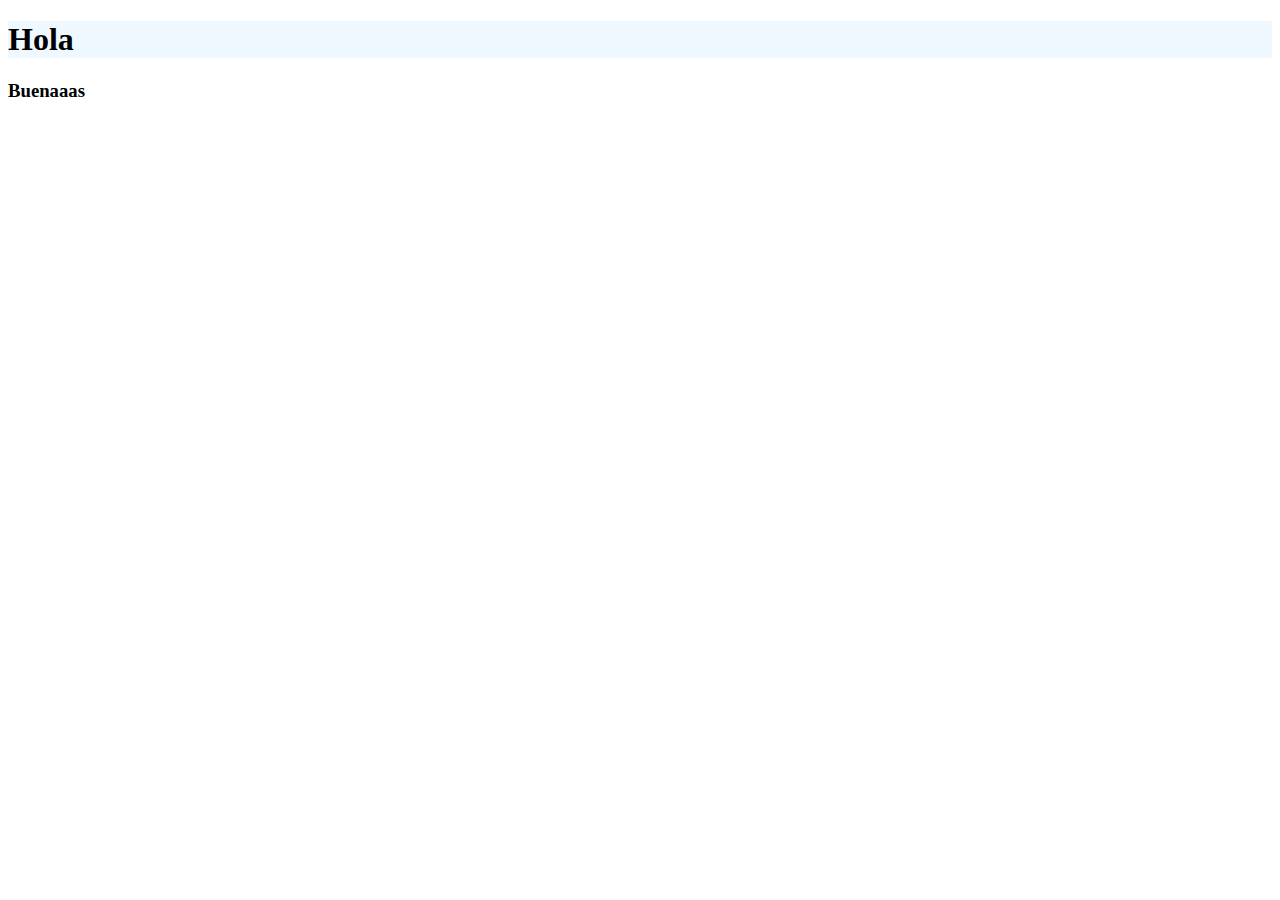
<file: index.html>
<!DOCTYPE html>
<html lang="en">
<head>
    <meta charset="UTF-8">
    <meta http-equiv="X-UA-Compatible" content="IE=edge">
    <meta name="viewport" content="width=device-width, initial-scale=1.0">
    <title>Prueba GIT</title>

    <link rel="stylesheet" href="./css/style.css">
</head>
<body>
    <h1>Hola</h1>
    <h3>Buenaaas</h3>
</body>
</html>
</file>
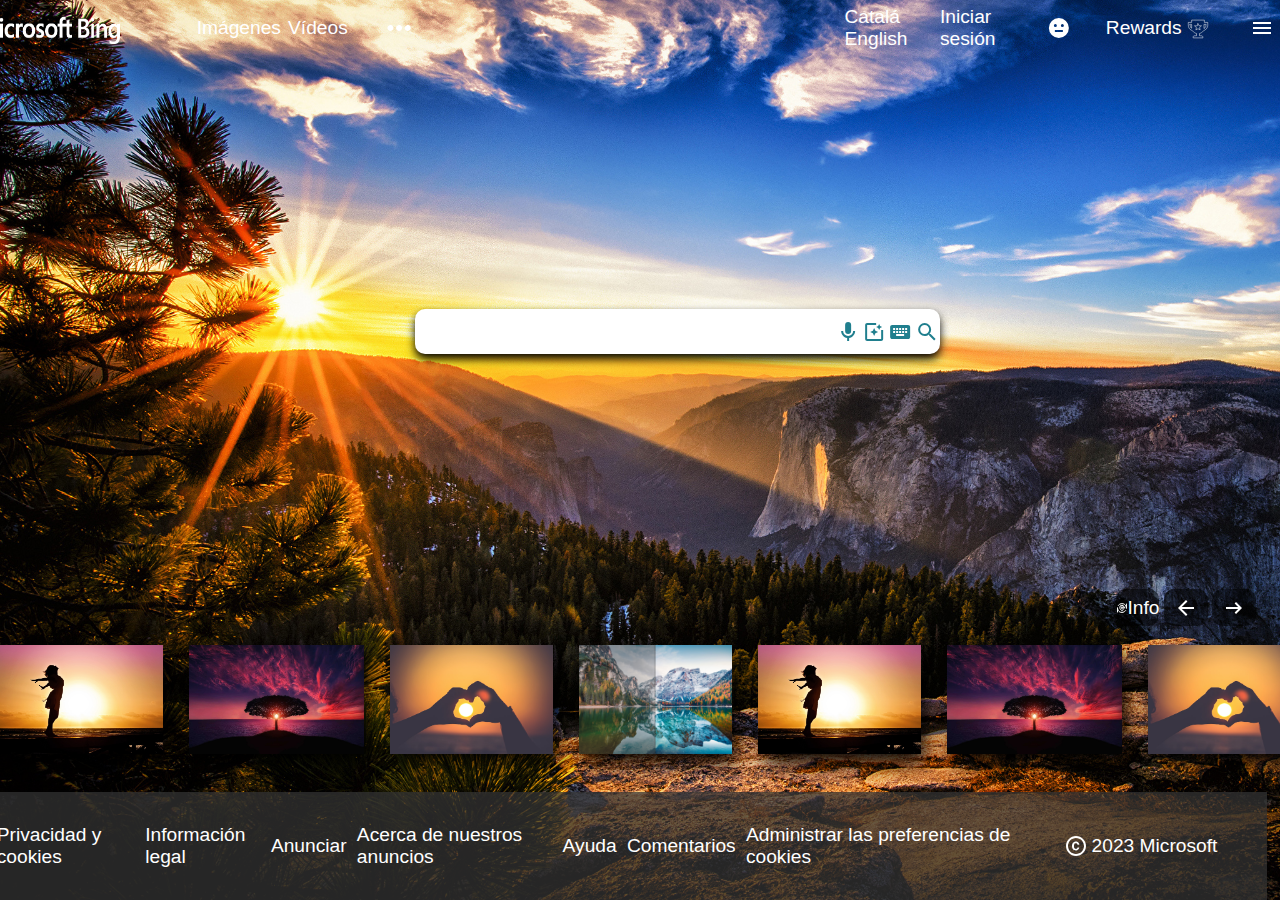
<file: Bing/index.html>
<!DOCTYPE html>
<html lang="en">
<head>
    <meta charset="UTF-8">
    <meta http-equiv="X-UA-Compatible" content="IE=edge">
    <meta name="viewport" content="width=device-width, initial-scale=1.0">
    <title>Bing</title>

    <link rel="stylesheet" href="./css/style.css">
</head>
<body>

    <div class="container">

        <div class="logo">

            <img class="logomicrosoft" src="./img/58480fd7cef1014c0b5e4943.png" alt="logo microsoft">

        </div>

        <div class="imágenes">

            Imágenes

        </div>

        <div class="vídeos">

            Vídeos

        </div>

        <div class="trespuntos">

            <svg xmlns="http://www.w3.org/2000/svg" xmlns:xlink="http://www.w3.org/1999/xlink" width="1024" height="1024" viewBox="0 0 1024 1024"><path fill="#ffffff" d="M899.4 638.2h-27.198c-2.2-.6-4.2-1.6-6.4-2c-57.2-8.8-102.4-56.4-106.2-112.199c-4.401-62.4 31.199-115.2 89.199-132.4c7.6-2.2 15.6-3.8 23.399-5.8h27.2c1.8.6 3.4 1.6 5.4 1.8c52.8 8.6 93 46.6 104.4 98.6c.8 4 2 8 3 12v27.2c-.6 1.8-1.6 3.6-1.8 5.4c-8.4 52-45.4 91.599-96.801 103.6c-5 1.2-9.6 2.6-14.2 3.8zM130.603 385.8l27.202.001c2.2.6 4.2 1.6 6.4 1.8c57.6 9 102.6 56.8 106.2 113.2c4 62.2-32 114.8-90.2 131.8c-7.401 2.2-15 3.8-22.401 5.6h-27.2c-1.8-.6-3.4-1.6-5.2-2c-52-9.6-86-39.8-102.2-90.2c-2.2-6.6-3.4-13.6-5.2-20.4v-27.2c.6-1.8 1.6-3.6 1.8-5.4c8.6-52.2 45.4-91.6 96.8-103.6c4.8-1.201 9.4-2.401 13.999-3.601zm370.801.001h27.2c2.2.6 4.2 1.6 6.4 2c57.4 9 103.6 58.6 106 114.6c2.8 63-35.2 116.4-93.8 131.4c-6.2 1.6-12.4 3-18.6 4.4h-27.2c-2.2-.6-4.2-1.6-6.4-2c-57.4-8.8-103.601-58.6-106.2-114.6c-3-63 35.2-116.4 93.8-131.4c6.4-1.6 12.6-3 18.8-4.4z"></path></svg>

        </div>

        <div class="menú">

            <svg xmlns="http://www.w3.org/2000/svg" xmlns:xlink="http://www.w3.org/1999/xlink" width="24" height="24" viewBox="0 0 24 24"><path fill="#ffffff" d="M3 18h18v-2H3v2zm0-5h18v-2H3v2zm0-7v2h18V6H3z"></path></svg>

        </div>

        <div class="iconorewards">

            Rewards
            <svg xmlns="http://www.w3.org/2000/svg" xmlns:xlink="http://www.w3.org/1999/xlink" width="48" height="48" viewBox="0 0 48 48"><path fill="none" stroke="#ffffff" stroke-linecap="round" stroke-linejoin="round" d="M11.28 9v3.82H4.5v3.74c0 6.26 1.86 9.75 6.33 11.92a21 21 0 0 1 4.56 3.31a11.08 11.08 0 0 0 3.92 2.69L21 35v4.53h-2.58c-3.12 0-4.17.71-4.17 2.82v1.42h19.5V42.5c0-2.07-1.28-3-4.24-3H27V35l1.72-.51a11 11 0 0 0 3.92-2.7a22.75 22.75 0 0 1 4.74-3.47a11.08 11.08 0 0 0 5.71-6.49a27.27 27.27 0 0 0 .44-5.29v-3.71h-6.81V9ZM24 15.37l2.05 4.24h4.94l-3.87 3.57l1.11 4.56L24 25.47l-4.23 2.3l1.11-4.56L17 19.64h4.95ZM8.06 16.64h3.16v7.88c-.33.2-1.36-1-2.11-2.37a11.81 11.81 0 0 1-.81-3.28Zm28.72 0h3.44l-.29 2.2a7.5 7.5 0 0 1-2.07 4.9a3.68 3.68 0 0 1-1.11 1Z"></path></svg>

        </div>

        <div class="iconoperfil">

            Iniciar sesión
            <svg xmlns="http://www.w3.org/2000/svg" xmlns:xlink="http://www.w3.org/1999/xlink" width="24" height="24" viewBox="0 0 24 24"><path fill="#ffffff" d="M12 2A10 10 0 0 0 2 12a10 10 0 0 0 10 10a10 10 0 0 0 10-10A10 10 0 0 0 12 2M7 9.5A1.5 1.5 0 0 1 8.5 8A1.5 1.5 0 0 1 10 9.5A1.5 1.5 0 0 1 8.5 11A1.5 1.5 0 0 1 7 9.5m9 6.5H8v-2h8v2m-.5-5A1.5 1.5 0 0 1 14 9.5A1.5 1.5 0 0 1 15.5 8A1.5 1.5 0 0 1 17 9.5a1.5 1.5 0 0 1-1.5 1.5Z"></path></svg>

        </div>

        <div class="idiomas">

            Catalá

            English

        </div>

        <div class="buscador">

            <div class="barrabusqueda">
                
                <input type="text">

            </div>

            <div class="iconos">

                <svg xmlns="http://www.w3.org/2000/svg" xmlns:xlink="http://www.w3.org/1999/xlink" width="24" height="24" viewBox="0 0 24 24"><path fill="#207F8E" d="M12 2a3 3 0 0 1 3 3v6a3 3 0 0 1-3 3a3 3 0 0 1-3-3V5a3 3 0 0 1 3-3m7 9c0 3.53-2.61 6.44-6 6.93V21h-2v-3.07c-3.39-.49-6-3.4-6-6.93h2a5 5 0 0 0 5 5a5 5 0 0 0 5-5h2Z"></path></svg>
                <svg xmlns="http://www.w3.org/2000/svg" xmlns:xlink="http://www.w3.org/1999/xlink" width="24" height="24" viewBox="0 0 24 24"><path fill="#207F8E" d="M19.02 10v9H5V5h9V3H5.02c-1.1 0-2 .9-2 2v14c0 1.1.9 2 2 2h14c1.1 0 2-.9 2-2v-9h-2zM17 10l.94-2.06L20 7l-2.06-.94L17 4l-.94 2.06L14 7l2.06.94zm-3.75.75L12 8l-1.25 2.75L8 12l2.75 1.25L12 16l1.25-2.75L16 12z"></path></svg>
                <svg xmlns="http://www.w3.org/2000/svg" xmlns:xlink="http://www.w3.org/1999/xlink" width="24" height="24" viewBox="0 0 24 24"><path fill="#207F8E" d="M4 19q-.825 0-1.412-.587Q2 17.825 2 17V7q0-.825.588-1.412Q3.175 5 4 5h16q.825 0 1.413.588Q22 6.175 22 7v10q0 .825-.587 1.413Q20.825 19 20 19Zm4-3h8v-2H8Zm-3-3h2v-2H5Zm3 0h2v-2H8Zm3 0h2v-2h-2Zm3 0h2v-2h-2Zm3 0h2v-2h-2ZM5 10h2V8H5Zm3 0h2V8H8Zm3 0h2V8h-2Zm3 0h2V8h-2Zm3 0h2V8h-2Z"></path></svg>
                <svg xmlns="http://www.w3.org/2000/svg" xmlns:xlink="http://www.w3.org/1999/xlink" width="24" height="24" viewBox="0 0 24 24"><path fill="#207F8E" d="M15.5 14h-.79l-.28-.27A6.471 6.471 0 0 0 16 9.5A6.5 6.5 0 1 0 9.5 16c1.61 0 3.09-.59 4.23-1.57l.27.28v.79l5 4.99L20.49 19l-4.99-5zm-6 0C7.01 14 5 11.99 5 9.5S7.01 5 9.5 5S14 7.01 14 9.5S11.99 14 9.5 14z"></path></svg>
            
            </div>

        </div>

        <div class="imagenes">

                <img src="./img/imagen2.jpg" alt="">
                <img src="./img/imagen1.jpg" alt="">
                <img src="./img/imagen3.jpg" alt="">
                <img src="./img/imagen4.jpg" alt="">
                <img src="./img/imagen2.jpg" alt="">
                <img src="./img/imagen1.jpg" alt="">
                <img src="./img/imagen3.jpg" alt="">
                <img src="./img/imagen4.jpg" alt="">
                <img src="./img/imagen2.jpg" alt="">

        </div>

        <div class="barraimagenes">

            <div>
                <svg xmlns="http://www.w3.org/2000/svg" xmlns:xlink="http://www.w3.org/1999/xlink" width="48" height="48" viewBox="0 0 48 48"><g fill="none" stroke="#ffffff" stroke-linecap="round" stroke-linejoin="round" stroke-width="4"><path d="M33 22c0 7-9 13-9 13s-9-6-9-13a9 9 0 0 1 18 0Z"></path><path d="M24 25a3 3 0 1 0 0-6a3 3 0 0 0 0 6ZM9 14s7.5-11.5 20.5-7S42 24.5 42 24.5M42 8v16m-3 10s-6 11-19.5 7.5S6 24 6 24m0 0v16"></path></g></svg>
                Info
            </div>

            <div>
                <svg xmlns="http://www.w3.org/2000/svg" xmlns:xlink="http://www.w3.org/1999/xlink" width="24" height="24" viewBox="0 0 24 24"><path fill="#ffffff" d="m12 20l-8-8l8-8l1.425 1.4l-5.6 5.6H20v2H7.825l5.6 5.6Z"></path></svg>
            </div>

            <div>
                <svg xmlns="http://www.w3.org/2000/svg" xmlns:xlink="http://www.w3.org/1999/xlink" width="24" height="24" viewBox="0 0 24 24"><path fill="#ffffff" d="m14 18l-1.4-1.45L16.15 13H4v-2h12.15L12.6 7.45L14 6l6 6Z"></path></svg>
            </div>

        </div>

        <div class="footer">

            <div class="izq">
                
                <a href="">Privacidad y cookies</a>
                <a href="">Información legal</a>
                <a href="">Anunciar</a>
                <a href="">Acerca de nuestros anuncios</a>
                <a href="">Ayuda</a>
                <a href="">Comentarios</a>
                <a href="">Administrar las preferencias de cookies</a>

            </div>

            <div class="der">

                <svg xmlns="http://www.w3.org/2000/svg" xmlns:xlink="http://www.w3.org/1999/xlink" width="24" height="24" viewBox="0 0 24 24"><path fill="#ffffff" d="M10.08 10.86c.05-.33.16-.62.3-.87s.34-.46.59-.62c.24-.15.54-.22.91-.23c.23.01.44.05.63.13c.2.09.38.21.52.36s.25.33.34.53s.13.42.14.64h1.79c-.02-.47-.11-.9-.28-1.29s-.4-.73-.7-1.01s-.66-.5-1.08-.66s-.88-.23-1.39-.23c-.65 0-1.22.11-1.7.34s-.88.53-1.2.92s-.56.84-.71 1.36S8 11.29 8 11.87v.27c0 .58.08 1.12.23 1.64s.39.97.71 1.35s.72.69 1.2.91c.48.22 1.05.34 1.7.34c.47 0 .91-.08 1.32-.23s.77-.36 1.08-.63s.56-.58.74-.94s.29-.74.3-1.15h-1.79c-.01.21-.06.4-.15.58s-.21.33-.36.46s-.32.23-.52.3c-.19.07-.39.09-.6.1c-.36-.01-.66-.08-.89-.23c-.25-.16-.45-.37-.59-.62s-.25-.55-.3-.88s-.08-.67-.08-1v-.27c0-.35.03-.68.08-1.01zM12 2C6.48 2 2 6.48 2 12s4.48 10 10 10s10-4.48 10-10S17.52 2 12 2zm0 18c-4.41 0-8-3.59-8-8s3.59-8 8-8s8 3.59 8 8s-3.59 8-8 8z"></path></svg>
                2023 Microsoft

            </div>
        </div>

      </div>
</body>
</html>
</file>
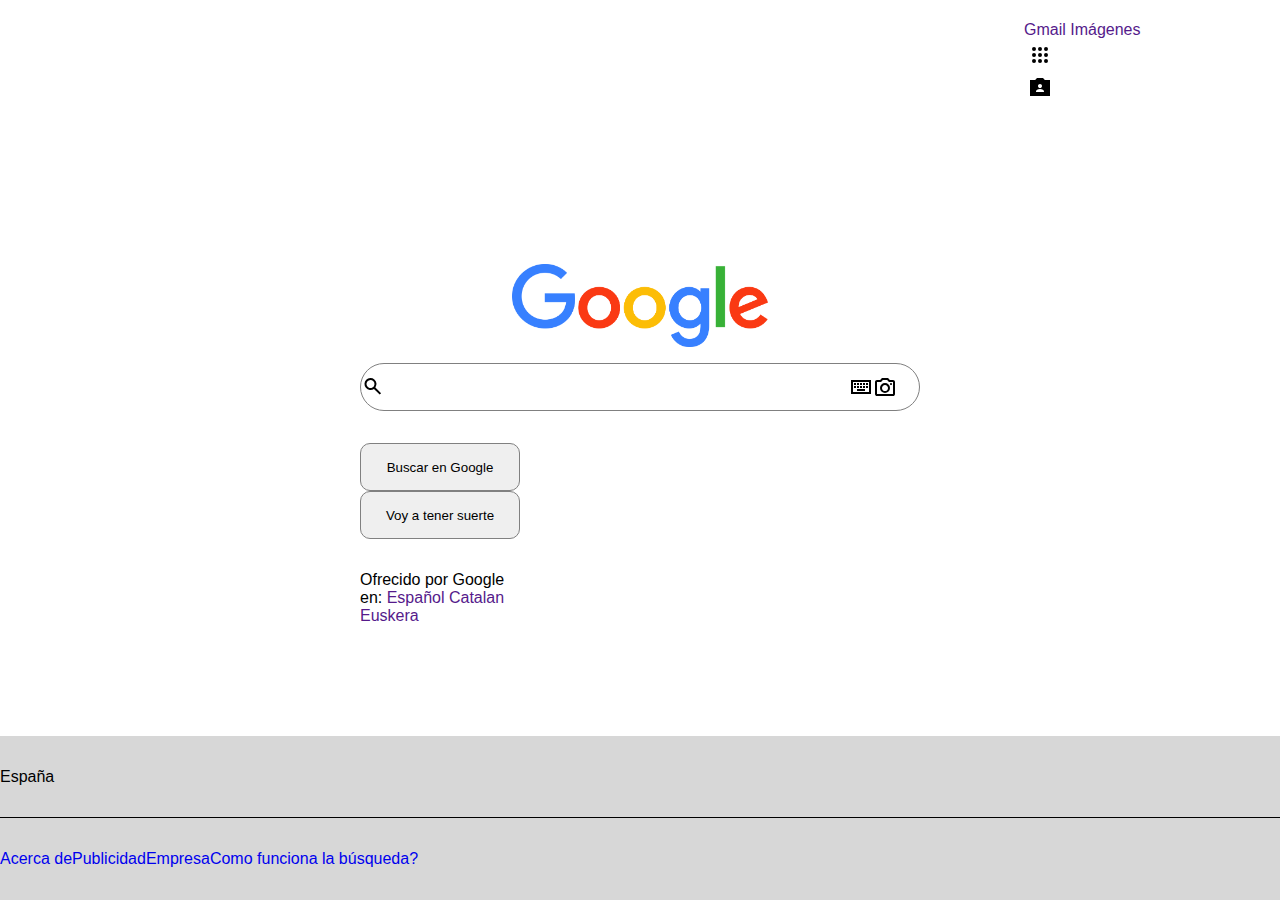
<file: Google/index.html>
<!DOCTYPE html>
<html lang="en">
<head>
    <meta charset="UTF-8">
    <meta http-equiv="X-UA-Compatible" content="IE=edge">
    <meta name="viewport" content="width=device-width, initial-scale=1.0">
    <title>Google</title>

    <link rel="stylesheet" href="./css/style.css">
</head>
<body>
    <div class="contenedor">

        <div class="head"> 

            <div class="botoneshead">

                <a href="">Gmail</a>

                <a href="">Imágenes</a>

                <div class="redondo">

                    <svg xmlns="http://www.w3.org/2000/svg" xmlns:xlink="http://www.w3.org/1999/xlink" width="24" height="24" viewBox="0 0 24 24"><path fill="#000000" d="M8 6a2 2 0 1 1-4 0a2 2 0 0 1 4 0Zm0 6a2 2 0 1 1-4 0a2 2 0 0 1 4 0Zm-2 8a2 2 0 1 0 0-4a2 2 0 0 0 0 4Zm8-14a2 2 0 1 1-4 0a2 2 0 0 1 4 0Zm-2 8a2 2 0 1 0 0-4a2 2 0 0 0 0 4Zm2 4a2 2 0 1 1-4 0a2 2 0 0 1 4 0Zm4-10a2 2 0 1 0 0-4a2 2 0 0 0 0 4Zm2 4a2 2 0 1 1-4 0a2 2 0 0 1 4 0Zm-2 8a2 2 0 1 0 0-4a2 2 0 0 0 0 4Z"></path></svg>

                </div>

                <div class="redondo">

                    <svg xmlns="http://www.w3.org/2000/svg" xmlns:xlink="http://www.w3.org/1999/xlink" width="24" height="24" viewBox="0 0 24 24"><path fill="#000000" d="M8 17h8v-.55q0-1.125-1.1-1.788Q13.8 14 12 14q-1.8 0-2.9.662Q8 15.325 8 16.45Zm4-4q.825 0 1.413-.588Q14 11.825 14 11t-.587-1.413Q12.825 9 12 9q-.825 0-1.412.587Q10 10.175 10 11q0 .825.588 1.412Q11.175 13 12 13ZM2 21V5h5.15L9 3h6l1.85 2H22v16Z"></path></svg>

                </div>

            </div>

        </div>

        <div class="body"> 

            <div class="imagen">

                <img src="./img/google.png" alt="Logo de google"/>

            </div>

            <div class="busqueda">

                <form action="buscar">

                    <div class="buscador">

                        <svg xmlns="http://www.w3.org/2000/svg" xmlns:xlink="http://www.w3.org/1999/xlink" width="24" height="24" viewBox="0 0 24 24"><path fill="#000000" d="m18.677 19.607l-5.715-5.716a6 6 0 0 1-7.719-9.133a6 6 0 0 1 9.134 7.718l5.715 5.716l-1.414 1.414l-.001.001ZM9.485 5a4 4 0 1 0 2.917 1.264l.605.6l-.682-.68l-.012-.012A3.972 3.972 0 0 0 9.485 5Z"></path></svg>

                        <input type="text" name="" id="">

                        <div class="icono">

                        <svg xmlns="http://www.w3.org/2000/svg" xmlns:xlink="http://www.w3.org/1999/xlink" width="24" height="24" viewBox="0 0 24 24"><path fill="#000000" d="M4 17h16V7H4Zm-2 2V5h20v14Zm9-9h2V8h-2Zm0 3h2v-2h-2Zm-3-3h2V8H8Zm0 3h2v-2H8Zm-3 0h2v-2H5Zm0-3h2V8H5Zm3 6h8v-2H8Zm6-3h2v-2h-2Zm0-3h2V8h-2Zm3 3h2v-2h-2Zm0-3h2V8h-2ZM4 17V7v10Z"></path></svg>

                        <svg xmlns="http://www.w3.org/2000/svg" xmlns:xlink="http://www.w3.org/1999/xlink" width="24" height="24" viewBox="0 0 24 24"><path fill="#000000" d="M12 18q2.075 0 3.538-1.462Q17 15.075 17 13q0-2.075-1.462-3.538Q14.075 8 12 8Q9.925 8 8.463 9.462Q7 10.925 7 13q0 2.075 1.463 3.538Q9.925 18 12 18Zm0-2q-1.25 0-2.125-.875T9 13q0-1.25.875-2.125T12 10q1.25 0 2.125.875T15 13q0 1.25-.875 2.125T12 16Zm6-6q.425 0 .712-.288Q19 9.425 19 9t-.288-.713Q18.425 8 18 8t-.712.287Q17 8.575 17 9t.288.712Q17.575 10 18 10ZM4 21q-.825 0-1.412-.587Q2 19.825 2 19V7q0-.825.588-1.412Q3.175 5 4 5h3.15L8.7 3.325q.15-.15.337-.238Q9.225 3 9.425 3h5.15q.2 0 .388.087q.187.088.337.238L16.85 5H20q.825 0 1.413.588Q22 6.175 22 7v12q0 .825-.587 1.413Q20.825 21 20 21Zm16-2V7h-4.05l-1.825-2h-4.25L8.05 7H4v12Zm-8-6Z"></path></svg>

                    </div>

                    </div>

                    <div class="centrarform">

                    <div class="botones">

                        <button>Buscar en Google</button>

                        <button>Voy a tener suerte</button>

                    </div>


                <div class="idiomas">

                    Ofrecido por Google en: <a href="">Español</a> <a href="">Catalan</a> <a href="">Euskera</a>

                </div>

            </div>

                </form>


            </div>

        </div>

        <div class="footarriba">
        
            <p>España</p>
        
        </div>

        <div class="footabajo">
            
            <a href="https://about.google/?utm_source=google-ES&utm_medium=referral&utm_campaign=hp-footer&fg=1" target="_blank">Acerca de</a>
            <a target="_blank" href="https://ads.google.com/intl/gl_es/home/?subid=ww-ww-et-g-awa-a-g_hpafoot1_1!o2&utm_source=google.com&utm_medium=referral&utm_campaign=google_hpafooter&fg=1">Publicidad</a>
            <a target="_blank" href="https://smallbusiness.withgoogle.com/intl/es_es/?subid=es-es-et-g-awa-a-g_hpbfoot1_1!o2&utm_source=google&utm_medium=ep&utm_campaign=google_hpbfooter&utm_content=google_hpbfooter&gmbsrc=es-es-et-gs-z-gmb-s-z-u~sb-g4sb_srvcs-u#!/">Empresa</a>
            <a target="_blank" href="https://www.google.com/search/howsearchworks/?fg=1">Como funciona la búsqueda?</a>

    </div>

    </div>
</body>
</html>
</file>
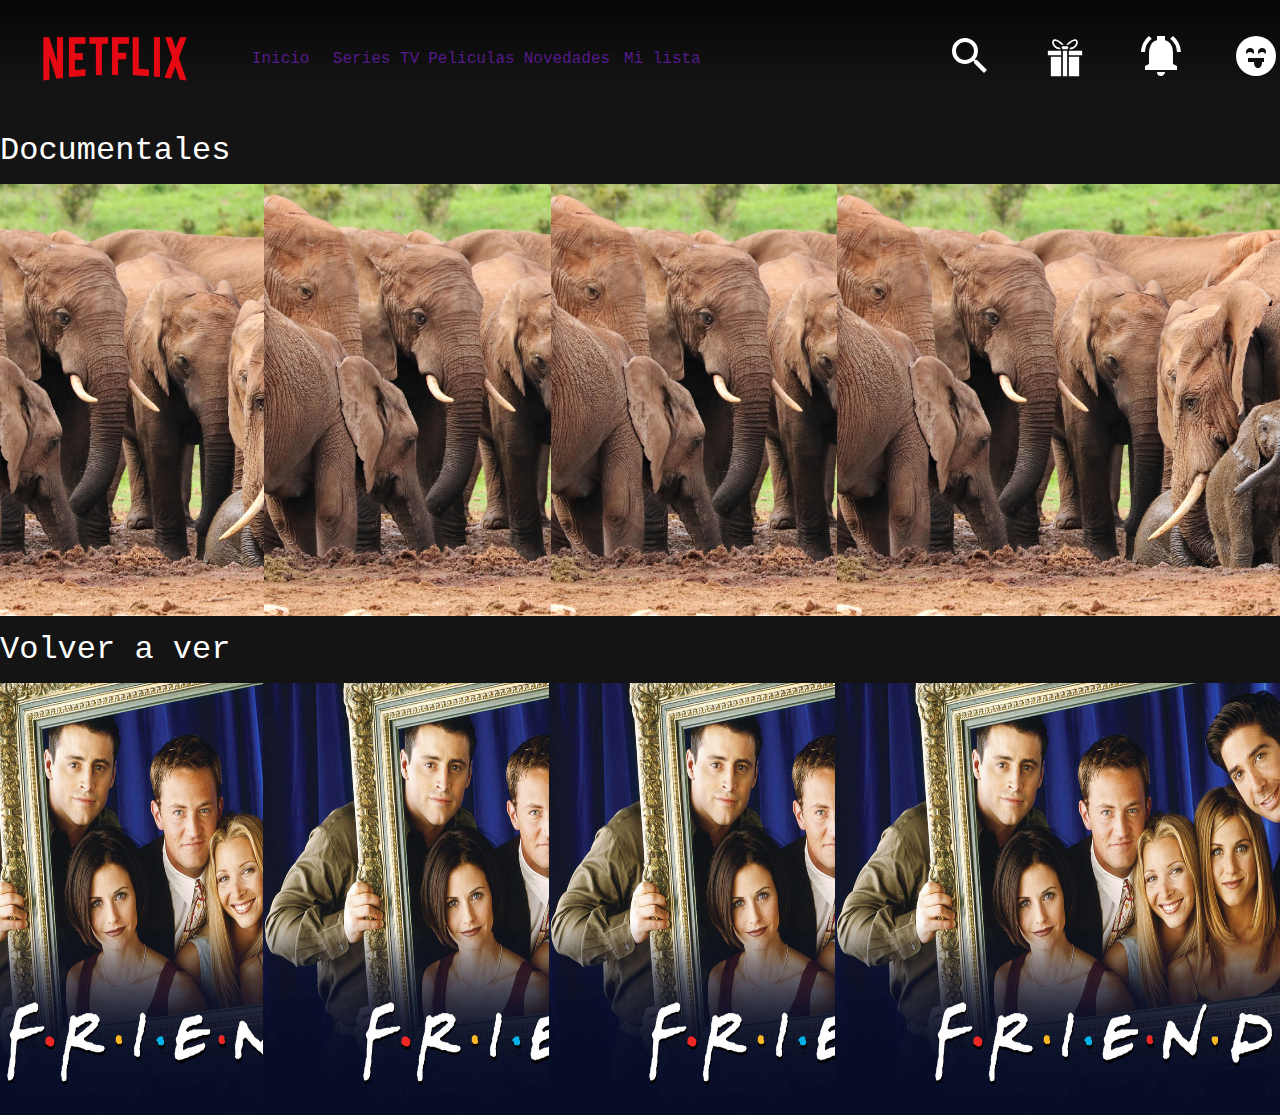
<file: Netflix/index.html>
<!DOCTYPE html>
<html lang="en">
<head>
    <meta charset="UTF-8">
    <meta http-equiv="X-UA-Compatible" content="IE=edge">
    <meta name="viewport" content="width=device-width, initial-scale=1.0">
    <title>Netflix</title>

    <link rel="stylesheet" href="./css/style.css">
</head>
<body>
    <div class="contenedor">

        <div class="logo"> 

            <a href="">

                <img class="imagenlogo" src="./img/logo.png" alt="logo de netflix">

            </a>

        </div>

        <div class="inicio"> 

            <a href="">Inicio</a> 

        </div>

        <div class="seriestv"> 

            <a href="">Series TV</a> 

        </div>

        <div class="peliculas"> 

            <a href="">Peliculas</a> 

        </div>

        <div class="novedades"> 

            <a href="">Novedades</a> 

        </div>

        <div class="milista">

            <a href="">Mi lista</a> 

        </div>

        <div class="iconoperfil"> 

            <a href="">

                <svg class="perfil" xmlns="http://www.w3.org/2000/svg" xmlns:xlink="http://www.w3.org/1999/xlink" width="24" height="24" viewBox="0 0 24 24"><path fill="#ffffff" d="M12 2A10 10 0 0 0 2 12a10 10 0 0 0 10 10a10 10 0 0 0 10-10A10 10 0 0 0 12 2m-4.73 9c-.17-.29-.27-.64-.27-1c0-1.11.89-2 2-2a2 2 0 0 1 2 2c0 .36-.1.71-.27 1c-.34-.6-.99-1-1.73-1s-1.39.4-1.73 1M16 15h-1c0 2-.9 3-2 3s-2-1-2-3H8v-2h8v2m.73-4c-.34-.6-.99-1-1.73-1s-1.39.4-1.73 1c-.17-.29-.27-.64-.27-1c0-1.11.89-2 2-2a2 2 0 0 1 2 2c0 .36-.1.71-.27 1Z"></path></svg>

            </a>

        </div>

        <div class="notificaciones"> 

            <a href="">

                <svg xmlns="http://www.w3.org/2000/svg" xmlns:xlink="http://www.w3.org/1999/xlink" width="24" height="24" viewBox="0 0 24 24"><path fill="#ffffff" d="M12 22a2.02 2.02 0 0 1-2.01-2h4a2.02 2.02 0 0 1-.149.78a2.043 2.043 0 0 1-1.44 1.18h-.046A1.944 1.944 0 0 1 12 22Zm8-3H4v-2l2-1v-5.5a8.065 8.065 0 0 1 .924-4.06A4.654 4.654 0 0 1 10 4.18V2h4v2.18c2.579.614 4 2.858 4 6.32V16l2 1v2Zm1.97-9h-2a8.672 8.672 0 0 0-3.39-6.57L18 2a9.9 9.9 0 0 1 2.825 3.486A11.52 11.52 0 0 1 21.97 10ZM4 10H2c.07-1.567.46-3.103 1.145-4.514A9.9 9.9 0 0 1 5.97 2l1.42 1.43A8.67 8.67 0 0 0 4 10Z"></path></svg>

            </a>

        </div>

        <div class="regalo"> 

            <a href="">

                <svg xmlns="http://www.w3.org/2000/svg" xmlns:xlink="http://www.w3.org/1999/xlink" width="512" height="512" viewBox="0 0 512 512"><path fill="#ffffff" d="M149.518 78.38c-6.55.117-12.45 1.736-17.35 4.91c-7.465 4.84-11.765 12.904-13.063 21.34c-2.595 16.874 4.747 36.355 19.862 52.31C154.08 172.893 177.643 185 208 185h2.438l-9.118-18.234c-22.194-1.554-38.46-10.777-49.287-22.205c-11.885-12.545-16.543-28.064-15.138-37.19c.702-4.564 2.402-7.25 5.062-8.974c2.66-1.724 7.113-2.875 14.756-1.326c13.078 2.65 34.233 13.948 62.205 39.284L220.27 135h23.408c-35.31-34.8-62.215-51.278-83.39-55.57a52.157 52.157 0 0 0-7.925-1.006c-.96-.045-1.91-.06-2.845-.043zm212.964 0c-.935-.016-1.885 0-2.845.044c-2.562.12-5.21.455-7.924 1.006c-21.176 4.292-48.082 20.77-83.39 55.57h23.406l1.352 1.354c27.972-25.336 49.127-36.633 62.205-39.284c7.643-1.55 12.096-.398 14.756 1.326c2.66 1.725 4.36 4.41 5.062 8.973c1.405 9.126-3.253 24.645-15.138 37.19c-10.827 11.43-27.093 20.652-49.287 22.206L301.562 185H304c30.357 0 53.92-12.106 69.033-28.06c15.115-15.955 22.457-35.436 19.862-52.31c-1.298-8.436-5.598-16.5-13.063-21.34c-4.9-3.174-10.8-4.793-17.35-4.91zM227.73 153l-8.78 8.777L229.564 183h52.875l10.61-21.223l-8.777-8.777h-56.54zM73 201v46h142v-46H73zm160 0v270h46V201h-46zm64 0v46h142v-46H297zm-192 64v206h110V265H105zm192 0v206h110V265H297z"></path></svg>

            </a>

        </div>

        <div class="buscar"> 

            <a href="">

                <svg xmlns="http://www.w3.org/2000/svg" xmlns:xlink="http://www.w3.org/1999/xlink" width="24" height="24" viewBox="0 0 24 24"><path fill="#ffffff" d="M15.5 14h-.79l-.28-.27A6.471 6.471 0 0 0 16 9.5A6.5 6.5 0 1 0 9.5 16c1.61 0 3.09-.59 4.23-1.57l.27.28v.79l5 4.99L20.49 19l-4.99-5zm-6 0C7.01 14 5 11.99 5 9.5S7.01 5 9.5 5S14 7.01 14 9.5S11.99 14 9.5 14z"></path></svg>

            </a>

        </div>

        <div class="documentales"> 

            Documentales

        </div>

        <div class="imagen1"> 

            <img src="./img/elefantes.jpg" alt="portada de la serie friends">

        </div>

        <div class="imagen2"> 

            <img src="./img/elefantes.jpg" alt="portada de la serie friends">

        </div>

        <div class="imagen3"> 

            <img src="./img/elefantes.jpg" alt="portada de la serie friends">

        </div>

        <div class="imagen4"> 

            <img src="./img/elefantes.jpg" alt="portada de la serie friends">

        </div>

        <div class="volveraver"> 

            Volver a ver

        </div>

        <div class="imagen5"> 

            <img src="./img/friends.jpeg" alt="portada de la serie friends">

        </div>

        <div class="imagen6"> 

            <img src="./img/friends.jpeg" alt="portada de la serie friends">

        </div>

        <div class="imagen7"> 

            <img src="./img/friends.jpeg" alt="portada de la serie friends">

        </div>

        <div class="imagen8"> 

            <img src="./img/friends.jpeg" alt="portada de la serie friends">

        </div>

    </div>
</body>
</html>
</file>
<file: css/style.css>
h1{
    background-color: aliceblue;
}
</file>
<file: Bing/css/style.css>
:root{
    font-size: 16px;
}

*{
    box-sizing: border-box;
    margin: 0;
    padding: 0;
    font-family: 'Segoe UI', Tahoma, Geneva, Verdana, sans-serif;
    font-size: 1.2rem;
    color: white;
}

.container {  display: grid;
    grid-template-columns: 0.5fr 0.9fr 0.8fr 0.6fr repeat(2, 0.7fr) repeat(2, 1fr) 1.4fr 1.1fr 1fr repeat(2, 0.7fr) 1fr 0.8fr 0.5fr;
    grid-template-rows: 0.3fr repeat(4, 1fr) 0.5fr;
    justify-content: center;
    align-items: center;
    width: 100vw;
    height: 100vh;
    background-image: url("../img/fondogrande.jpg");
    background-repeat: no-repeat;
    background-size: cover;
  }
  
.logo{
    grid-area: 1 / 1 / 2 / 3; 
    display: flex;
    justify-content: right;
    align-items: center;
    width: 100%;
    height: 100%;
}

.logomicrosoft{
    width: 11rem;
    height: 2rem;
}
  
.imágenes{ 
    grid-area: 1 / 4 / 2 / 5; 
    display: flex;
    justify-content: center;
    align-items: center;
}
  
.vídeos{
    grid-area: 1 / 5 / 2 / 6; 
    display: flex;
    justify-content: right;
    align-items: center;
}
  
.trespuntos{
    grid-area: 1 / 6 / 2 / 7; 
    display: flex;
    justify-content: right;
    align-items: center;
}

svg{
    width: 2rem;
    height: 1.5rem;
}
  
.menú{
    grid-area: 1 / 16 / 2 / 17; 
    display: flex;
    justify-content: left;
    align-items: center;
}
  
.iconorewards{ 
    grid-area: 1 / 14 / 2 / 16; 
    display: flex;
    justify-content: center;
    align-items: center;
}
  
.iconoperfil{
    grid-area: 1 / 12 / 2 / 14; 
    display: flex;
    justify-content: right;
    align-items: center;
}
  
.idiomas{ 
    grid-area: 1 / 11 / 2 / 12; 
    display: flex;
    justify-content: right;
    align-items: center;
}

.buscador{
    height: 5vh;
    grid-area: 3 / 7 / 4 / 12;
    background-color: white;
    border-radius: 10px;
    box-shadow: 0px 5px 10px black;
    display: flex;
}
  
.barrabusqueda{  
    width: 80%;
    height: 5vh;
    display: flex;
    justify-content: left;
    align-items: center;
}

input{
    width:90%;
    height: 80%;
    margin-left: 3%;
    outline: none;
    border: none;
    color: black;
    font-size: 1.5rem;
}
  
.iconos{  
    height: 5vh;
    width: 20%;
    justify-self: right;
    display: flex;
    justify-content: right;
    align-items: center;
}

.iconos svg:hover{  
    cursor: pointer;
}
  
.imagenes{ 
    grid-area: 5 / 1 / 6 / 17; 
    display: flex;
    height: 15vh;
}

.imagenes img{
    margin: 1%;
    box-shadow: 5px 10px 20px black;
}

.imagenes img:hover{
    cursor: pointer;
    height: 100%;
}
  
.barraimagenes{ 
    grid-area: 4 / 14 / 6 / 17; 
    width: 100%;
    height: 20%;
    align-self: center;
    display: flex;
    justify-content: center;
    align-items: center;
}

.barraimagenes div{
    margin-left: 2%;
    background-color: rgba(0, 0, 0, 0.514);
    display: flex;
    justify-content: center;
    align-items: center;
    width: 20%;
    height: 50%;
    border-radius: 10px;
}

.barraimagenes div:hover{
    cursor: pointer;
    width: 25%;
    height: 55%;
}

.footer{  
    grid-area: 6 / 1 / 7 / 17;
    grid-template-columns: 1;
    grid-template-rows: 0.5fr;
    width: 100vw;
    height: 12vh;
    background-color: #333333bd;
    align-items: center;
    display: flex;
}

.footer .izq{
    justify-self: left;
    height: 100%;
    width: 80%;
    display: flex;
    justify-content: left;
    align-items: center;
}

.izq a{
    margin-left: 1%;;
    text-decoration: none;
}

.izq a:hover{
    text-decoration: underline;
}

.footer .der{
    height: 100%;
    width: 20%;
    justify-self: right;
    display: flex;
    justify-content: center;
    align-items: center;
}
</file>
<file: Google/css/style.css>
:root{
    font-size: 16px;
}

*{
    margin: 0;
    padding: 0;
    box-sizing: border-box;
    font-family: 'Georama', sans-serif;
}

.contenedor{
    display: grid;
    grid-template-columns: 1fr;
    grid-template-rows: 1fr 8fr repeat(2, 1fr);
    grid-column-gap: 0px;
    grid-row-gap: 0px;
    width: 100vw;
    height: 100vh;
    background-color: white;
}
    
.head{
    grid-area: 1 / 1 / 2 / 2;
    background-color: white;
    display: flex;
    justify-content: right;
    align-items: center;
}

.botoneshead{
    background-color: white;
    width: 20%;
    height: 50%;
    display: inline-block;
}

.redondo{
    width: 2rem;
    height: 2rem;
    border-radius: 50%;
    display: flex;
    justify-content: center;
    align-items: center;
}

.redondo:hover{
    background-color: rgba(128, 128, 128, 0.362);
}

.body{ 
    grid-area: 2 / 1 / 3 / 2;
    display: flex;
    flex-wrap: wrap;
    height: 90%;
}

.imagen{
    justify-self: start;
    height: 45%;
    width: 100%;
    display: flex;
    justify-content: center;
    align-items: end;
}

.busqueda{
    height: 60%;
    width: 100%;
    justify-self: end;
    display: flex;
    justify-content: center;
    margin-top: 1rem;
}

img{
    width: 20%;
}

.buscador{
    height: 3rem;
    width: 35rem;
    border: 1px solid grey;
    border-radius: 50px;
    display: flex;
    justify-content: left;
    align-items: center;
}

input{
    border: none;
    width: 25rem;
    height: 2rem;
}

.icono{
    display: flex;
    justify-content: right;
    width: 7rem;
}

.botones{
    margin-top: 2rem;
    display: flex;
    flex-wrap: wrap;
    justify-content: center;
}

.idiomas{
    margin-top: 2rem;
    flex-wrap: wrap;
    justify-content: center;
}

.centrarform{
    width: 10rem;
}

button{
    border: 1px solid grey;
    border-radius: 10px;
    width: 10rem;
    height: 3rem;
}

.footarriba{
    grid-area: 3 / 1 / 4 / 2;
    background-color: rgb(215, 215, 215);
    border-bottom: 1px solid black;
    display: flex;
    justify-content: left;
    align-items: center;
}

.footabajo{
    grid-area: 4 / 1 / 5 / 2; 
    background-color: rgb(215, 215, 215);
    display: flex;
    justify-content: left;
    align-items: center;
}

a{
    text-decoration: none;
}

a:hover{
    cursor: pointer;
    text-decoration: underline;
}
</file>
<file: Netflix/css/style.css>
:root{
    font-size: 16px;
}

*{
    box-sizing: border-box;
    font-family: 'Courier New', Courier, monospace;
    margin: 0;
    padding: 0;
}

a{
    text-decoration: none;
}

a:hover{
    text-decoration: underline;
    cursor: pointer;
}

svg{
    width: 3rem;
    height: 3rem;
}

svg:hover{
    width: 3.5rem;
    height: 3.5rem;
}

img{
    width: 38rem;
    height: 27rem;
}

.contenedor{
    width: 100vw;
    height: 100vh;
    display: grid;
    grid-template-columns: repeat(12, 1.5fr);
    grid-template-rows: 0.3fr 0.2fr 0.8fr 0.2fr 0.8fr;
    grid-column-gap: 5px;
    grid-row-gap: 15px;
    background: rgb(6,6,6);
background: linear-gradient(0deg, rgba(6,6,6,1) 0%, rgba(20,20,20,1) 10%, rgba(20,20,20,1) 90%, rgba(6,6,6,1) 100%);
}
    
.logo{
    grid-area: 1 / 1 / 2 / 2;
    display: flex;
    justify-self: center;
    align-items: center;
}

.imagenlogo{
    width: 11rem;
    height: 7rem;
}

.inicio{
    grid-area: 1 / 2 / 2 / 3; 
    color: white;
    display: flex;
    justify-content: center;
    align-items: center;
}

.seriestv{
    grid-area: 1 / 3 / 2 / 4; 
    color: white;
    display: flex;
    justify-content: center;
    align-items: center;
}

.peliculas{
    grid-area: 1 / 4 / 2 / 5;
    color: white;
    display: flex;
    justify-content: center;
    align-items: center;
 }

.novedades{
    grid-area: 1 / 5 / 2 / 6; 
    color: white;
    display: flex;
    justify-content: center;
    align-items: center;
}

.milista{ 
    grid-area: 1 / 6 / 2 / 7; 
    color: white;
    display: flex;
    justify-content: center;
    align-items: center;
}

.iconoperfil{ 
    grid-area: 1 / 12 / 2 / 13; 
    display: flex;
    justify-content: right;
    align-items: center;
}

.notificaciones{ 
    grid-area: 1 / 11 / 2 / 12; 
    display: flex;
    justify-content: right;
    align-items: center;
}

.regalo{ 
    grid-area: 1 / 10 / 2 / 11; 
    display: flex;
    justify-content: right;
    align-items: center;
}

.buscar{ 
    grid-area: 1 / 9 / 2 / 10; 
    display: flex;
    justify-content: right;
    align-items: center;
}

.documentales{ 
    grid-area: 2 / 1 / 3 / 2; 
    color: white;
    font-size: 2rem;
    display: flex;
    justify-content: center;
    align-items: end;
}

.imagen1{ 
    grid-area: 3 / 1 / 4 / 4; 
    display: flex;
    justify-content: center;
    align-items: center;
}

.imagen2{ 
    grid-area: 3 / 4 / 4 / 7;
    display: flex;
    justify-content: center;
    align-items: center;
}

.imagen3{ 
    grid-area: 3 / 7 / 4 / 10; 
    display: flex;
    justify-content: center;
    align-items: center;
}

.imagen4{ 
    grid-area: 3 / 10 / 4 / 13; 
    display: flex;
    justify-content: center;
    align-items: center;
}

.volveraver{ 
    grid-area: 4 / 1 / 5 / 2; 
    color: white;
    font-size: 2rem;
    display: flex;
    justify-content: center;
    align-items: center;
}

.imagen5{ 
    grid-area: 5 / 1 / 6 / 4; 
    display: flex;
    justify-content: center;
    align-items: center;
}

.imagen6{
    grid-area: 5 / 4 / 6 / 7; 
    display: flex;
    justify-content: center;
    align-items: center;
}

.imagen7{ 
    grid-area: 5 / 7 / 6 / 10; 
    display: flex;
    justify-content: center;
    align-items: center;
}

.imagen8{ 
    grid-area: 5 / 10 / 6 / 13; 
    display: flex;
    justify-content: center;
    align-items: center;
}
</file>
